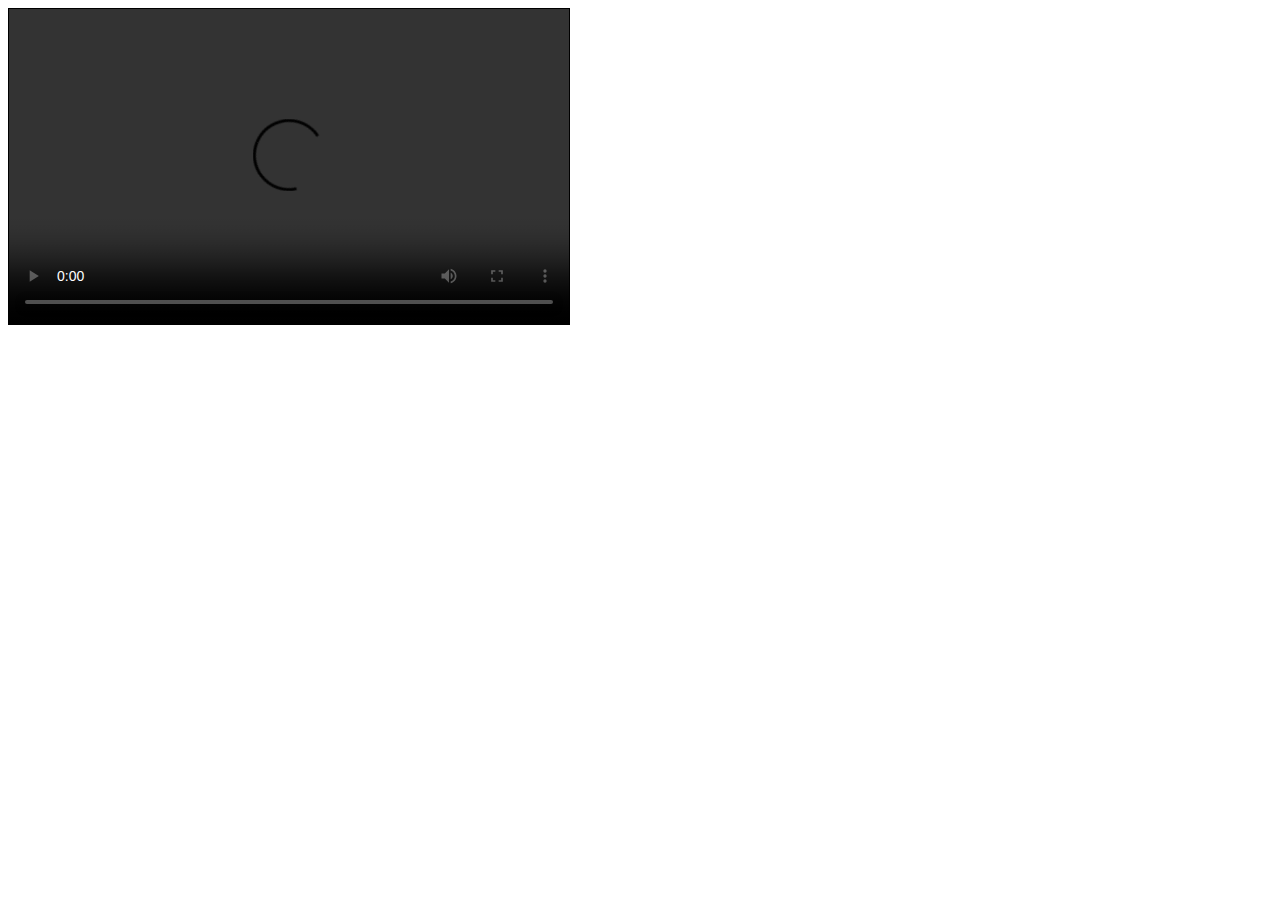
<file: index.html>
<!DOCTYPE html>
<html lang="en">
<head>
    <meta charset="UTF-8">
    <meta name="viewport" content="width=device-width, initial-scale=1.0">
    <title>Document</title>
</head>
<body>
    <video src="https://www.youtube.com/embed/dykCcufKLYU?si=_xe8-jYl9osSeAh3" autoplay controls width="560" height="315" style="border:1px solid"></video>
</body>
</html>
</file>
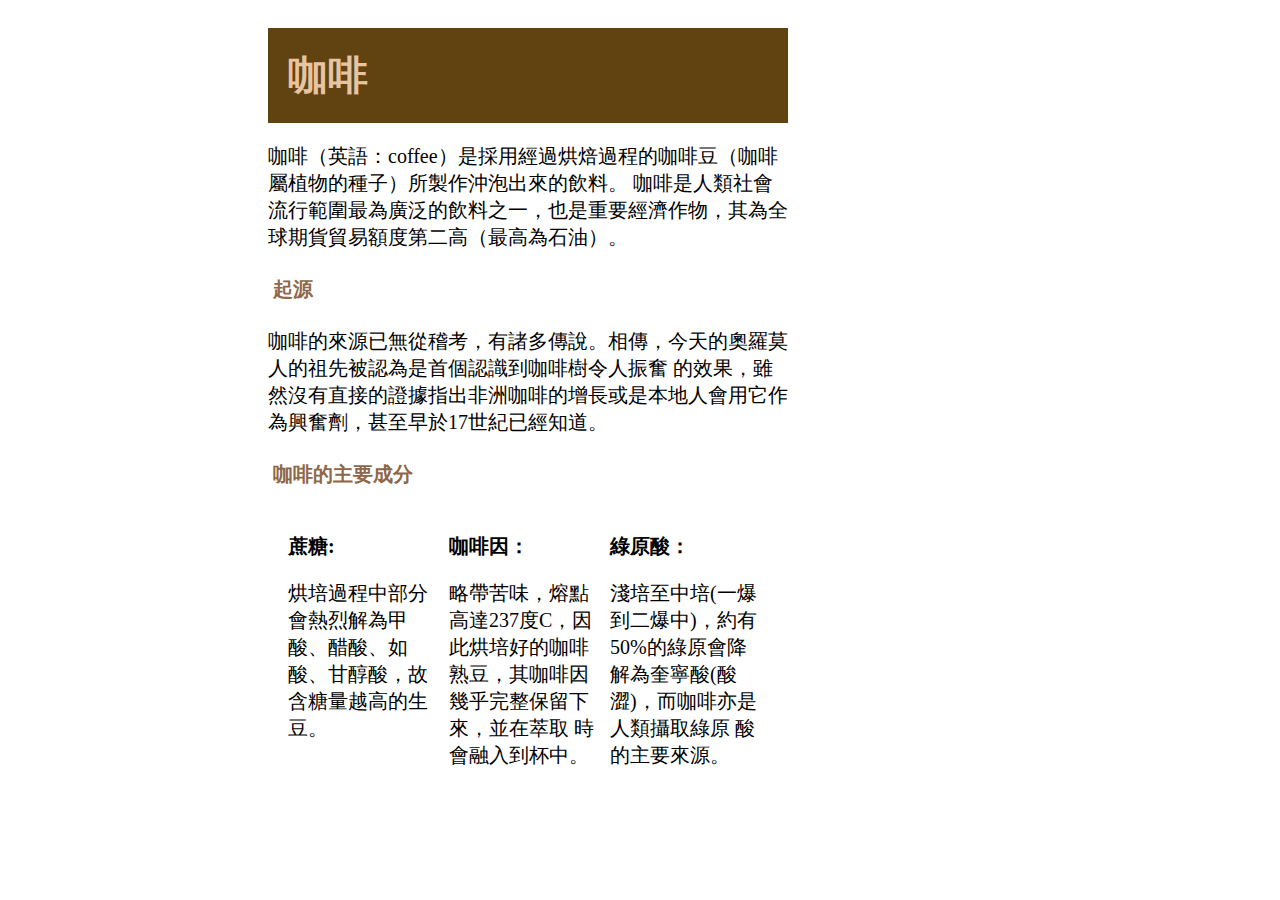
<file: 20240301/index.html>
<!DOCTYPE html>
<html lang="en">
<head>
    <meta charset="UTF-8">
    <meta name="viewport" content="width=device-width, initial-scale=1.0">
    <title>20240301</title>
    <link rel="stylesheet" href="index.css">
    <!--十 當欲取得的css檔在另一個css的資料夾中時的寫法<link rel="sty;esheet" href="/css/css1.css" -->
</head>
<body>
    <!-- 使用div來區分區塊 以下是大的區塊，而left和right是用來將大區塊分為左右兩個小區塊 -->
    <div class="card">
        <div class="left">   </div>
        <!-- 以下是右邊的區塊 -->
        <div class="right">    
            <h1>咖啡</h1>
            <p>
                咖啡（英語：coffee）是採用經過烘焙過程的咖啡豆（咖啡屬植物的種子）所製作沖泡出來的飲料。
                咖啡是人類社會流行範圍最為廣泛的飲料之一，也是重要經濟作物，其為全球期貨貿易額度第二高（最高為石油）。
            </p>
            <!-- style可以針對文字設定不同格式，font-size是文字大小，color是更改顏色，            background-color是更改背景顏色 -->
            <h2>
                起源
            </h2>
            <p>
                咖啡的來源已無從稽考，有諸多傳說。相傳，今天的奧羅莫人的祖先被認為是首個認識到咖啡樹令人振奮
                的效果，雖然沒有直接的證據指出非洲咖啡的增長或是本地人會用它作為興奮劑，甚至早於17世紀已經知道。
            </p>
            <h2 class="specialtitle">
                咖啡的主要成分
            </h2>
            <ul>
                <li><h3>蔗糖:</h3>烘培過程中部分會熱烈解為甲酸、醋酸、如酸、甘醇酸，故含糖量越高的生豆。</li>
                <li><h3>咖啡因：</h3>略帶苦味，熔點高達237度C，因此烘培好的咖啡熟豆，其咖啡因幾乎完整保留下來，並在萃取
                    時會融入到杯中。</li>
                <li><h3>綠原酸：</h3>淺培至中培(一爆到二爆中)，約有50%的綠原會降解為奎寧酸(酸澀)，而咖啡亦是人類攝取綠原
                    酸的主要來源。</li>
            </ul>
        </div>
    </div>
</body>
</html>
</file>
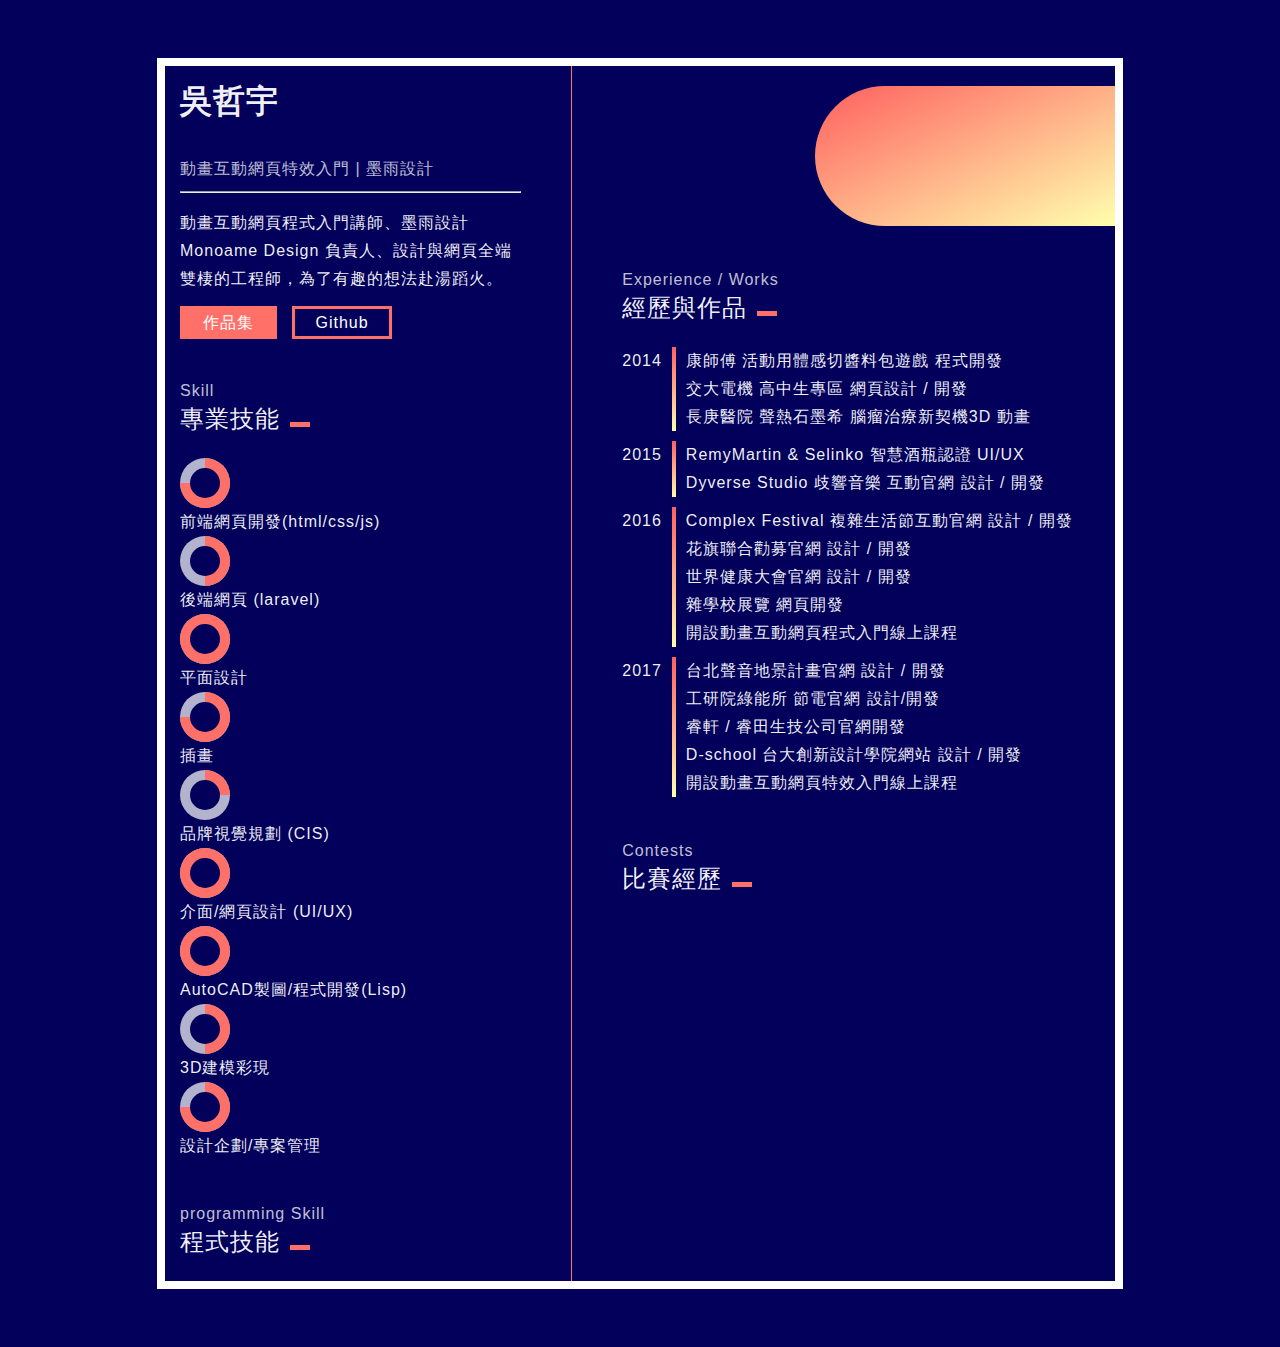
<file: 20240329/index.html>
<!DOCTYPE html>
<html lang="en">
<head>
    <meta charset="UTF-8">
    <meta name="viewport" content="width=device-width, initial-scale=1.0">
    <title>0322index</title>
    <link rel="stylesheet" href="index.css">
    <!-- 如果將css都放在一個資料夾裡的寫法 -->
    <!-- <link rel="stylesheet" href="./css/test1.css"> -->
</head>

<body>
    <!-- 使用emmet語法，請輸入 .resume>.left+.right 後，按下enter建後產生 -->
    <div class="resume">
        <div class="left">
            <h1>吳哲宇</h1>
            <h4>動畫互動網頁特效入門 | 墨雨設計</h4>
            <hr><!-- hr畫橫線 -->
            <p>動畫互動網頁程式入門講師、墨雨設計 Monoame Design 負責人、設計與網頁全端雙棲的工程師，為了有趣的想法赴湯蹈火。</p>
            <!-- .button>a.btn.fill{作品集}+a.btn{Github} -->
            <div class="button">
                <a class="btn fill" href="page2.html" target="_blank">作品集</a>
                <a class="btn" href="page1.html" target="_blank">Github</a>            
            </div>
            <div class="block">
                <h4>Skill</h4>
                <h2>專業技能</h2>
                <!-- .circle>.p90+.p180+.p270+.p360 -->
                <ul class="listSkill">
                    <li>
                        <div class="circle">
                            <div class="p90"></div>
                            <div class="p180"></div>
                            <div class="p270"></div>
                        </div>
                        前端網頁開發(html/css/js)
                    </li>
                    <li>
                        <div class="circle">
                            <div class="p90"></div>
                            <div class="p180"></div>
                        </div>
                        後端網頁 (laravel)
                    </li>
                    <li>
                        <div class="circle">
                            <div class="p90"></div>
                            <div class="p180"></div>
                            <div class="p270"></div>
                            <div class="p360"></div>
                        </div>
                        平面設計
                    </li>
                    <li>
                        <div class="circle">
                            <div class="p90"></div>
                            <div class="p180"></div>
                            <div class="p270"></div>
                        </div>
                        插畫
                    </li>
                    <li>
                        <div class="circle">
                            <div class="p90"></div>
                        </div>
                        品牌視覺規劃 (CIS)
                    </li>
                    <li>
                        <div class="circle">
                            <div class="p90"></div>
                            <div class="p180"></div>
                            <div class="p270"></div>
                            <div class="p360"></div>
                        </div>
                        介面/網頁設計 (UI/UX)
                    </li>
                    <li>
                        <div class="circle">
                            <div class="p90"></div>
                            <div class="p180"></div>
                            <div class="p270"></div>
                            <div class="p360"></div>
                        </div>
                        AutoCAD製圖/程式開發(Lisp)
                    </li>
                    <li>
                        <div class="circle">
                            <div class="p90"></div>
                            <div class="p180"></div>
                        </div>
                        3D建模彩現
                    </li>
                    <li>
                        <div class="circle">
                            <div class="p90"></div>
                            <div class="p180"></div>
                            <div class="p270"></div>
                        </div>
                        設計企劃/專案管理
                    </li>
                </ul>
            </div>
            <div class="block">
                <h4>programming Skill</h4>
                <h2>程式技能</h2>
            </div>
        </div>
        
        <div class="right">
            <div class="decoration"></div>
            <div class="block experience">
                <h4>Experience / Works</h4>
                <h2>經歷與作品</h2>
                <!-- ul.listexperience>li.year*4 -->
                <ul class="listExperience">
                    <li class="year">2014
                        <ul>
                            <li>康師傅 活動用體感切醬料包遊戲 程式開發</li>
                            <li>交大電機 高中生專區 網頁設計 / 開發</li>
                            <li>長庚醫院 聲熱石墨希 腦瘤治療新契機3D 動畫</li>
                        </ul>
                    </li>
                        
                    <li class="year">2015
                        <ul>
                            <li>RemyMartin & Selinko 智慧酒瓶認證 UI/UX</li>
                            <li>Dyverse Studio 歧響音樂 互動官網 設計 / 開發</li>
                        </ul>
                    </li>
                        
                    <li class="year">2016
                        <ul>
                            <li>Complex Festival 複雜生活節互動官網 設計 / 開發</li>
                            <li>花旗聯合勸募官網 設計 / 開發</li>
                            <li>世界健康大會官網 設計 / 開發</li>
                            <li>雜學校展覽 網頁開發</li>
                            <li>開設動畫互動網頁程式入門線上課程</li>
                        </ul>
                    </li>
                        
                    <li class="year">2017
                        <ul>
                            <li>台北聲音地景計畫官網 設計 / 開發</li>
                            <li>工研院綠能所 節電官網 設計/開發</li>
                            <li>睿軒 / 睿田生技公司官網開發</li>
                            <li>D-school 台大創新設計學院網站 設計 / 開發</li>
                            <li>開設動畫互動網頁特效入門線上課程</li>
                        </ul>
                    </li>
                </ul>


            </div>

            <div class="block contents">
                <h4>Contests</h4>
                <h2>比賽經歷</h2>
            </div>

        </div>
    </div>
    
</body>
</html>
</file>
<file: 20240301/index.css>
h1 {
    font-size: 40px;
    color: rgb(231, 197, 163);
    background-color: rgb(97, 67, 18);
    margin: 20px;
    padding: 20px;
}

/* h2可以將以下為h2的文字套上這串css設定 */
h2 {
    font-size: 20px;
    color: rgb(142, 103, 73);
    /* background-color: black; */
    margin: 20px;
    padding: 5px;
}

.specialtitle{
    color:rgb(142, 103, 73);
    /* background-color: black; */
}
/* 星號代表全部，<>這是一個區塊，也就是在index.html中有出現<>的地方都會套用這串css設定 */
/* 實心的線條，大小為1px */
/* 將此部分反白讓他看起來比較好 */
*{
    /* border: solid 1px black; */
    font-family: 微軟正黑體; 
    font-size: 20px;
}
p{
    margin: 20px;
    /* padding: px; */
}

.card{
    /* 最左邊的間隔大小 */
    width: 800px;
    /* flex代表左右，代表card中區塊的排序是左右 */
    display: flex;
}
/* class為left的值佔card中的30% */
.left{
    width: 30%;
    background-image: url(https://upload.wikimedia.org/wikipedia/commons/thumb/c/c5/Roasted_coffee_beans.jpg/1280px-Roasted_coffee_beans.jpg);
}
.right{
    width: 70%;
}

ul li{
    display: inline-block;
    width: 30%;
    /* 至上對齊 */
    vertical-align: top;
}
</file>
<file: 20240329/index.css>
body{
    padding: 50px;
    
    display: flex;
    /* 左右置中 */
    justify-content: center; 
    background-color: #02005b;
    color: rgba(255,255,255,0.95);
    line-height: 28px;
    letter-spacing: 1px;
    font-family: "微軟正黑體",sans-serif;
}

.resume{
    /* 讓resume裡的兩個div可以左右呈現 */
    display: flex;
    max-width: 950px;
    border: solid 8px white;
}

.left{
    /* 左邊站畫面的5/12 */
    flex: 5;
    padding-left: 15px;
    padding-right: 50px;
    border-right: solid 1px #ff7168;
}
.right{
    /* 右邊站畫面的7/12 */
    flex: 7;
    padding-right: 15px;
    padding-left: 50px;
    /* 相對位置：設定在right底下的div都已right左上方為座標 */
    position: relative;
}
ul{
    /* 設定每個項目前面不顯示圓圈或數字 */
    list-style: none;
    /* 讓每個項目前面不要有距離 */
    padding: 0px;
}
h4{
    margin: 0px;
    margin-top: 40px;
    /* 設定文字的粗體大小與透明度 */
    font-weight: 400;
    opacity: 0.8;
}
h2{
    margin: 0px;
    margin-bottom: 25px;
    font-weight: 400;
}

h2::after{
    content: "";
    width: 20px;
    height: 5px;
    background-color: #ff7168;
    display: inline-block;
    margin-left: 10px;
}

a{
    /* 設定文字為白色、並讓超連結原有的底線消失 */
    color:white;
    text-decoration: none;
    
}

.btn{
    /* 設定框線會比較像按鈕 */
    border: solid 3px #ff7168;
    padding: 5px 20px;
    margin-right: 10px;
}

.fill{
    background-color: #ff7168;
}

.decoration{
    width: 300px;
    height: 140px;
    /* border: solid 3px #ff7168; */
    background: linear-gradient(to bottom right, #ff5f5f, #ffffae);
    /* 產生一個方塊角的圓弧，左上、右上、右下、左下 */
    border-radius: 70px 0px 0px 70px;
    /* 以right的座標設相對位置 */
    position: absolute;
    right: 0px;
    top: 20px;
}

.experience{
    margin-top: 200px;
    
}

/* 代表在listExperience所有li都要遵循這樣的格式
    所以第一層和第二層的li都要遵循這個格式設定
    .listExperienceli{
        display: flex;
        margin-bottom: 10px;
} */

/* 僅第一層的li會遵守這個格式 */
.listExperience>li{
    display: flex;
    margin-bottom: 10px;
}

.listExperience li ul{
    padding-left: 10px;
    margin-left: 10px;
    border-left: solid 4px;
    border-image: linear-gradient(to bottom, #ff5f5f, #ffffae);
    border-image-slice: 1;
}

.circle{
    /* 先劃出正方形 */
    width: 50px;
    height: 50px;
    /* 圓的背景是白色的 */
    background-color: rgba(255, 255, 255, 0.7);
    /* 畫成圓 */
    border-radius: 25px;
    position: relative;
    overflow: hidden;
}

.p90,.p180,.p270,.p360{
    /* 因為p90在.circle底下，所以50%是以circle的寬與高做計算 */
    width: 50%;
    height: 50%;
    background-color: #ff7168;
    position: absolute;
    left: 50%;
    top: 0;
}

.p180{
    top: 50%;
}

.p270{
    left: 0;
    top: 50%; 
}
.p360{
    left: 0;
    top: 0;
}

.circle::after{
    content: "";
    display: block;
    background-color: #02005b;
    width: calc( 100% - 20px);
    height: calc( 100% - 20px);
    border-radius: 50%;
    position: absolute;
    left: 50%;
    top: 50%;
    transform: translate(-50%, -50%);
}
</file>
